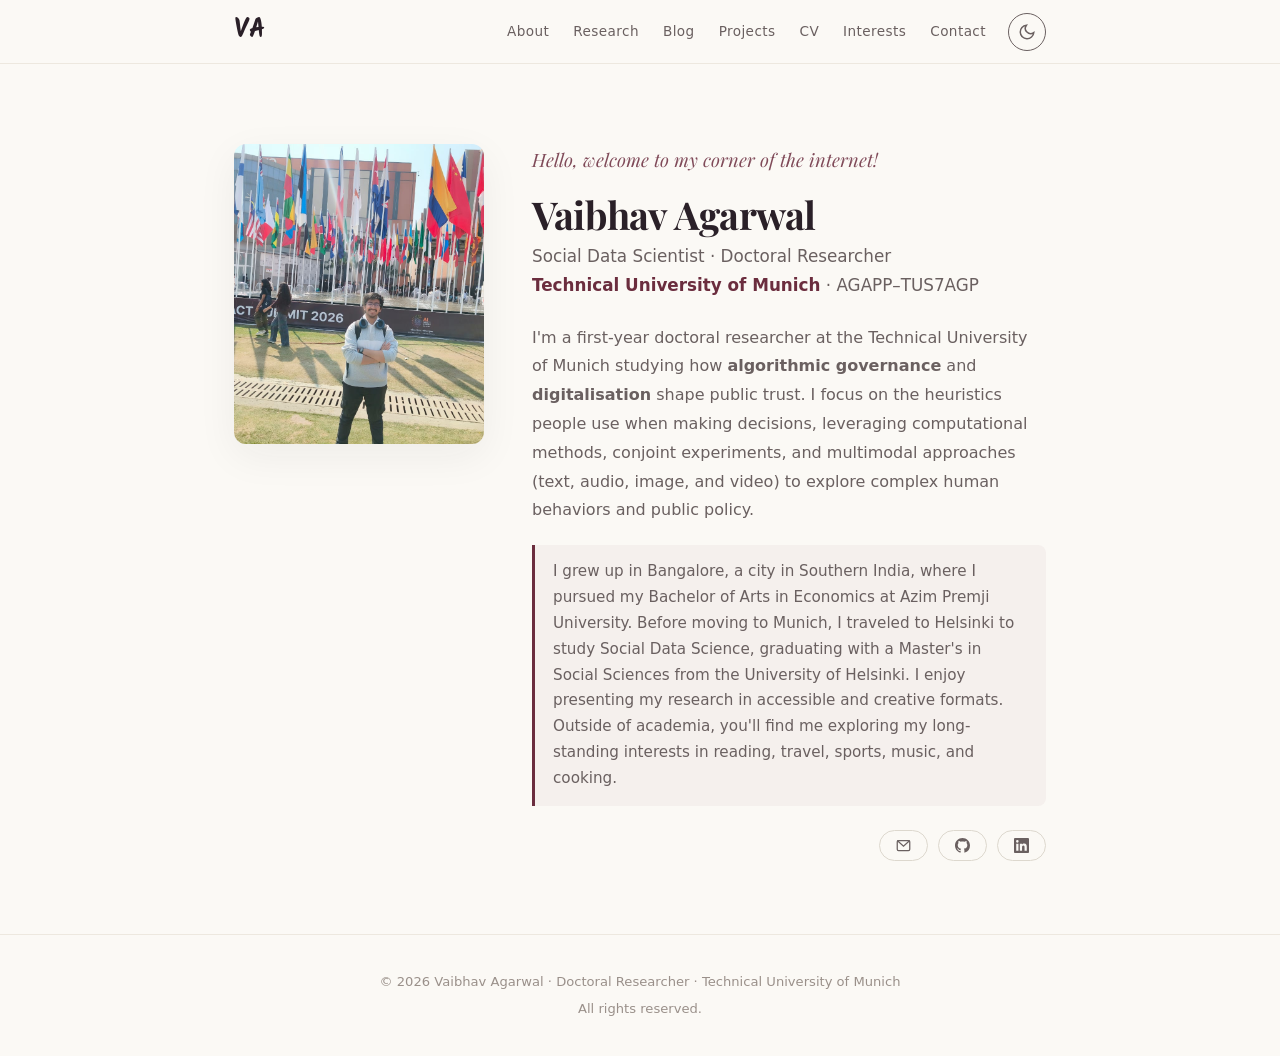
<file: index.html>
<!DOCTYPE html>
<html lang="en" data-theme="light">
<head>
    <meta charset="UTF-8">
    <meta name="viewport" content="width=device-width, initial-scale=1.0">
    <title>Vaibhav Agarwal — Doctoral Researcher, TUM</title>
    <meta name="description" content="Vaibhav Agarwal — Doctoral Researcher at Technical University of Munich. Research in Algorithmic Governance, Public Trust, and Social Data Science.">
    <link rel="icon" href="favicon.png" type="image/png">
    
    <!-- Fonts and Icons -->
    <link rel="preconnect" href="https://fonts.googleapis.com">
    <link rel="preconnect" href="https://fonts.gstatic.com" crossorigin>
    <link href="https://fonts.googleapis.com/css2?family=Playfair+Display:ital,wght@0,400;0,500;0,600;0,700;1,400;1,500&display=swap" rel="stylesheet">
    <link href="https://fonts.googleapis.com/css2?family=Kalam:wght@700&display=swap" rel="stylesheet">
    <link rel="stylesheet" href="style.css">
</head>
<body>

    <!-- ══════ NAVIGATION ══════ -->
    <nav>
        <div class="nav-inner">
            <a href="index.html" class="nav-name">VA</a>
            <div class="nav-right">
                <button class="nav-toggle" onclick="document.querySelector('.nav-links').classList.toggle('active')" aria-label="Toggle menu">
                    <span></span><span></span><span></span>
                </button>
                
                <!-- Notice how these links now point to actual .html files! -->
                <ul class="nav-links">
                    <li><a href="index.html">About</a></li>
                    <li><a href="research.html">Research</a></li>
                    <li><a href="blog.html">Blog</a></li>
                    <li><a href="projects.html">Projects</a></li>
                    <li><a href="cv.html">CV</a></li>
                    <li><a href="interests.html">Interests</a></li>
                    <li><a href="contact.html">Contact</a></li>
                </ul>
                
                <button class="theme-toggle" onclick="toggleTheme()" aria-label="Toggle dark mode">
                    <svg class="sun" width="18" height="18" viewBox="0 0 24 24" fill="none" stroke="currentColor" stroke-width="2"><circle cx="12" cy="12" r="5"/><path d="M12 1v2M12 21v2M4.22 4.22l1.42 1.42M18.36 18.36l1.42 1.42M1 12h2M21 12h2M4.22 19.78l1.42-1.42M18.36 5.64l1.42-1.42"/></svg>
                    <svg class="moon" width="18" height="18" viewBox="0 0 24 24" fill="none" stroke="currentColor" stroke-width="2"><path d="M21 12.79A9 9 0 1111.21 3 7 7 0 0021 12.79z"/></svg>
                </button>
            </div>
        </div>
    </nav>

    <main>
        <!-- ══════ ABOUT (HERO SECTION) ══════ -->
        <section id="about" class="hero">
            <div class="hero-photo-wrapper">
                <img src="photo.jpg" alt="Vaibhav Agarwal" class="hero-photo">
            </div>
            <div class="hero-text">
                <p class="hero-greeting">Hello, welcome to my corner of the internet!</p>
                <h1>Vaibhav Agarwal</h1>
                <p class="hero-affiliation">
                    Social Data Scientist · Doctoral Researcher<br>
                    <strong>Technical University of Munich</strong> · AGAPP–TUS7AGP
                </p>
                <p class="hero-bio">
                    I'm a first-year doctoral researcher at the Technical University of Munich studying how <strong>algorithmic governance</strong> and <strong>digitalisation</strong> shape public trust.
                    I focus on the heuristics people use when making decisions, leveraging computational methods, conjoint experiments, and multimodal approaches (text, audio, image, and video) to explore complex human behaviors and public policy.
                </p>

                <div class="hero-bio-personal">
                    I grew up in Bangalore, a city in Southern India, where I pursued my Bachelor of Arts in Economics at Azim Premji University. Before moving to Munich, I traveled to Helsinki to study Social Data Science, graduating with a Master's in Social Sciences from the University of Helsinki. I enjoy presenting my research in accessible and creative formats. Outside of academia, you'll find me exploring my long-standing interests in reading, travel, sports, music, and cooking.
                </div>

                <div class="hero-links" style="flex-wrap: nowrap; gap: 10px; align-items: center; justify-content: flex-end;">

                    <!-- Email dropdown -->
                    <div style="position: relative;">
                        <button onclick="this.nextElementSibling.classList.toggle('open')" class="hero-link" title="Email" style="background: none; border: 1px solid var(--color-border); cursor: pointer; font-family: var(--font-body);">
                            <svg viewBox="0 0 24 24" fill="none" stroke="currentColor" stroke-width="2"><rect x="2" y="4" width="20" height="16" rx="2"/><path d="M22 4L12 13 2 4"/></svg>
                        </button>
                        <div class="email-dropdown">
                            <a href="mailto:vaibhav.agarwal@tum.de">
                                <svg width="13" height="13" viewBox="0 0 24 24" fill="none" stroke="currentColor" stroke-width="2"><rect x="2" y="4" width="20" height="16" rx="2"/><path d="M22 4L12 13 2 4"/></svg>
                                Work
                            </a>
                        </div>
                    </div>

                    <a href="https://github.com/econvaibhav" target="_blank" class="hero-link" title="GitHub">
                        <svg viewBox="0 0 24 24" fill="currentColor"><path d="M12 0C5.37 0 0 5.37 0 12c0 5.31 3.435 9.795 8.205 11.385.6.105.825-.255.825-.57 0-.285-.015-1.23-.015-2.235-3.015.555-3.795-.735-4.035-1.41-.135-.345-.72-1.41-1.23-1.695-.42-.225-1.02-.78-.015-.795.945-.015 1.62.87 1.845 1.23 1.08 1.815 2.805 1.305 3.495.99.105-.78.42-1.305.765-1.605-2.67-.3-5.46-1.335-5.46-5.925 0-1.305.465-2.385 1.23-3.225-.12-.3-.54-1.53.12-3.18 0 0 1.005-.315 3.3 1.23.96-.27 1.98-.405 3-.405s2.04.135 3 .405c2.295-1.56 3.3-1.23 3.3-1.23.66 1.65.24 2.88.12 3.18.765.84 1.23 1.905 1.23 3.225 0 4.605-2.805 5.625-5.475 5.925.435.375.81 1.095.81 2.22 0 1.605-.015 2.895-.015 3.3 0 .315.225.69.825.57A12.02 12.02 0 0024 12c0-6.63-5.37-12-12-12z"/></svg>
                    </a>

                    <a href="https://www.linkedin.com/in/" target="_blank" class="hero-link" title="LinkedIn">
                        <svg viewBox="0 0 24 24" fill="currentColor"><path d="M20.447 20.452h-3.554v-5.569c0-1.328-.027-3.037-1.852-3.037-1.853 0-2.136 1.445-2.136 2.939v5.667H9.351V9h3.414v1.561h.046c.477-.9 1.637-1.85 3.37-1.85 3.601 0 4.267 2.37 4.267 5.455v6.286zM5.337 7.433a2.062 2.062 0 01-2.063-2.065 2.064 2.064 0 112.063 2.065zm1.782 13.019H3.555V9h3.564v11.452zM22.225 0H1.771C.792 0 0 .774 0 1.729v20.542C0 23.227.792 24 1.771 24h20.451C23.2 24 24 23.227 24 22.271V1.729C24 .774 23.2 0 22.222 0h.003z"/></svg>
                    </a>

                </div>
            </div>
        </section>

    </main>

    <!-- ══════ FOOTER ══════ -->
    <footer>
        <p>&copy; 2026 Vaibhav Agarwal · Doctoral Researcher · <a href="https://www.tum.de/" target="_blank">Technical University of Munich</a></p>
        <p style="margin-top: 4px;">All rights reserved.</p>
    </footer>

    <script src="script.js"></script>
</body>
</html>
</file>
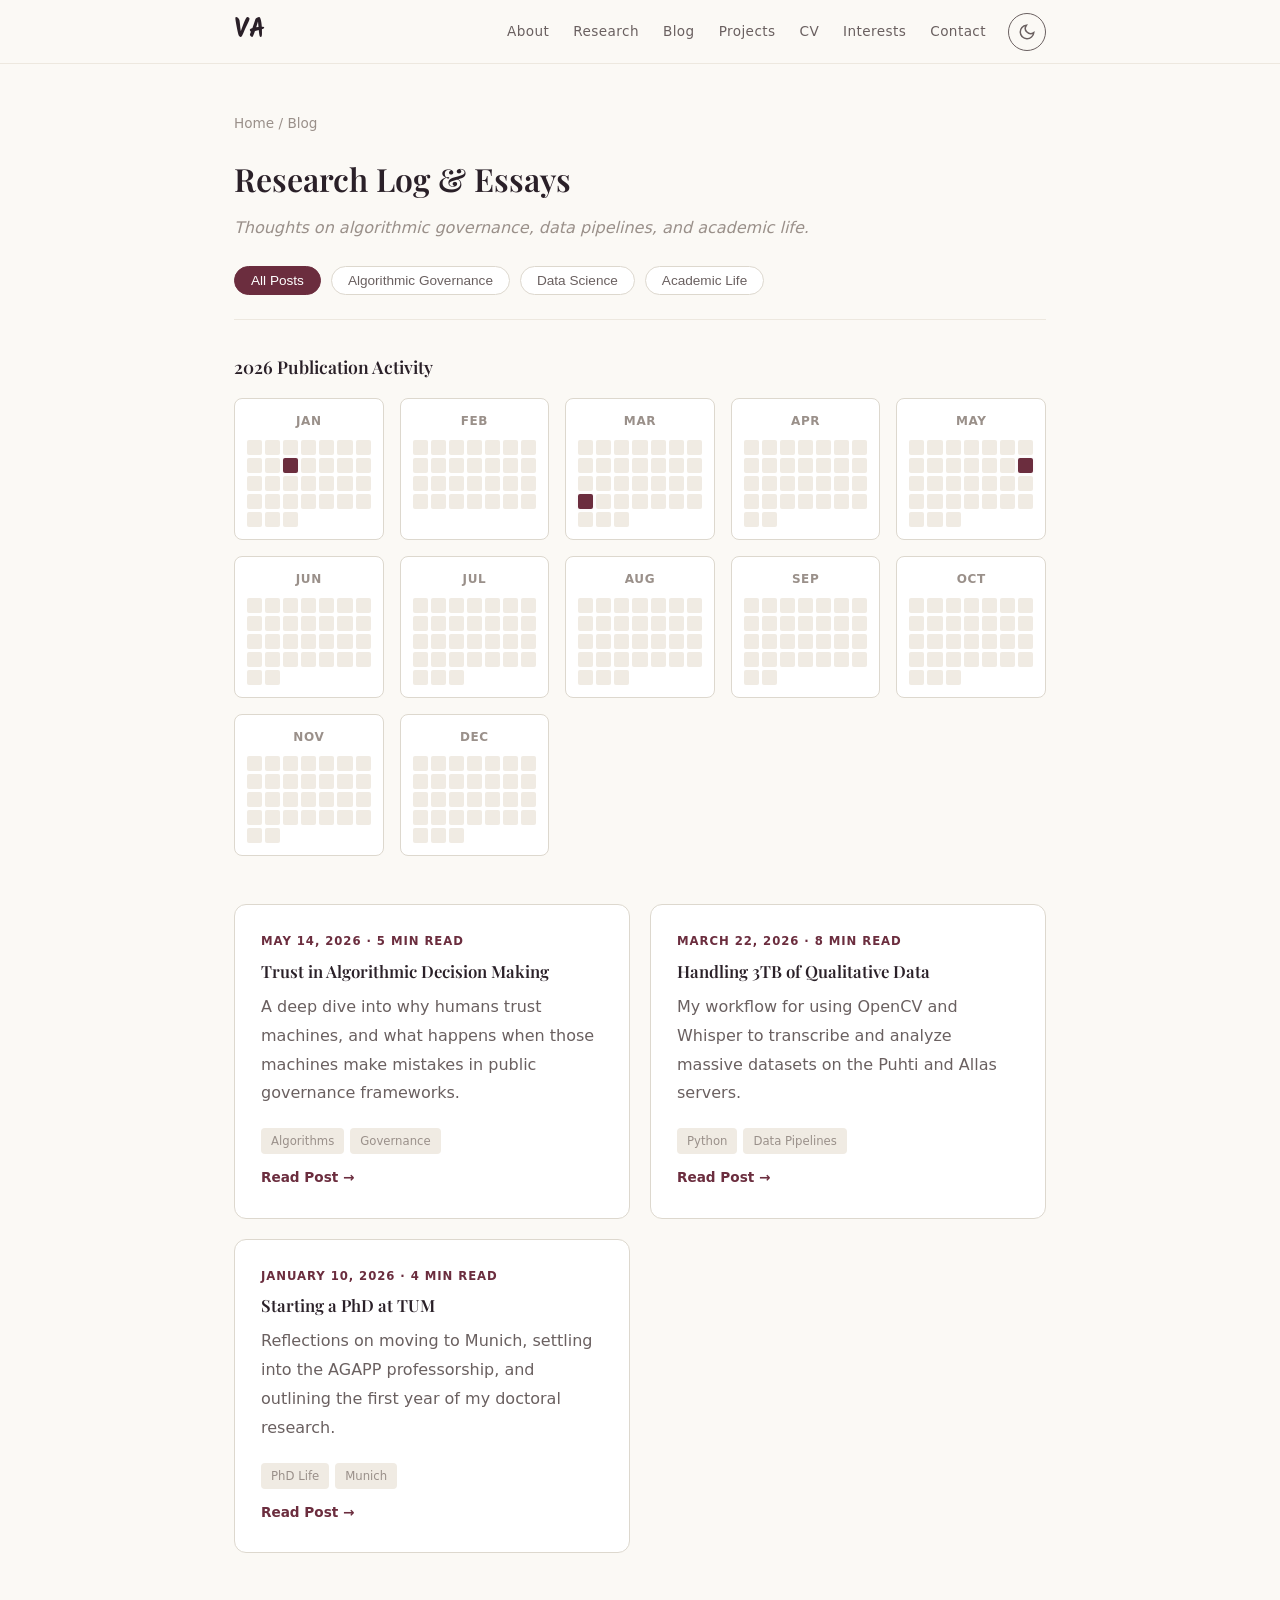
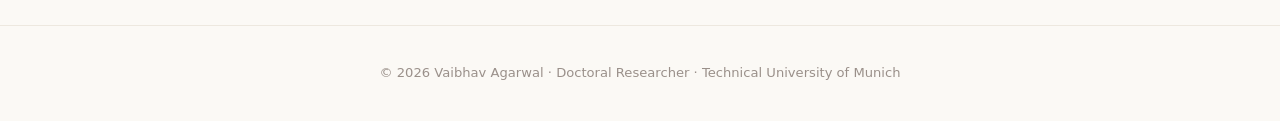
<file: blog.html>
<!DOCTYPE html>
<html lang="en" data-theme="light">
<head>
    <meta charset="UTF-8">
    <meta name="viewport" content="width=device-width, initial-scale=1.0">
    <title>Blog | Vaibhav Agarwal</title>
    <meta name="description" content="Musings, updates, and short essays by Vaibhav Agarwal.">
    <link rel="icon" href="favicon.png" type="image/png">
    
    <link rel="preconnect" href="https://fonts.googleapis.com">
    <link rel="preconnect" href="https://fonts.gstatic.com" crossorigin>
    <link href="https://fonts.googleapis.com/css2?family=Playfair+Display:ital,wght@0,400;0,500;0,600;0,700;1,400;1,500&display=swap" rel="stylesheet">
    <link href="https://fonts.googleapis.com/css2?family=Kalam:wght@700&display=swap" rel="stylesheet">
    <link rel="stylesheet" href="style.css">
</head>
<body>

    <nav>
        <div class="nav-inner">
            <a href="index.html" class="nav-name">VA</a>
            <div class="nav-right">
                <button class="nav-toggle" onclick="document.querySelector('.nav-links').classList.toggle('active')" aria-label="Toggle menu">
                    <span></span><span></span><span></span>
                </button>
                <!-- ADDED THE BLOG LINK HERE -->
                <ul class="nav-links">
                    <li><a href="index.html">About</a></li>
                    <li><a href="research.html">Research</a></li>
                    <li><a href="blog.html">Blog</a></li>
                    <li><a href="projects.html">Projects</a></li>
                    <li><a href="cv.html">CV</a></li>
                    <li><a href="interests.html">Interests</a></li>
                    <li><a href="contact.html">Contact</a></li>
                </ul>
                <button class="theme-toggle" onclick="toggleTheme()" aria-label="Toggle dark mode">
                    <svg class="sun" width="18" height="18" viewBox="0 0 24 24" fill="none" stroke="currentColor" stroke-width="2"><circle cx="12" cy="12" r="5"/><path d="M12 1v2M12 21v2M4.22 4.22l1.42 1.42M18.36 18.36l1.42 1.42M1 12h2M21 12h2M4.22 19.78l1.42-1.42M18.36 5.64l1.42-1.42"/></svg>
                    <svg class="moon" width="18" height="18" viewBox="0 0 24 24" fill="none" stroke="currentColor" stroke-width="2"><path d="M21 12.79A9 9 0 1111.21 3 7 7 0 0021 12.79z"/></svg>
                </button>
            </div>
        </div>
    </nav>

    <main>
        <div class="subpage-header">
            <div class="breadcrumb">
                <a href="index.html">Home</a> / Blog
            </div>
            <h1>Research Log & Essays</h1>
            <p class="subpage-quote">Thoughts on algorithmic governance, data pipelines, and academic life.</p>
        </div>

        <div class="subpage-body">
            
            <!-- THEMES FILTER -->
            <div class="theme-filters">
                <button class="theme-btn active" data-filter="all">All Posts</button>
                <button class="theme-btn" data-filter="algorithms">Algorithmic Governance</button>
                <button class="theme-btn" data-filter="data">Data Science</button>
                <button class="theme-btn" data-filter="academia">Academic Life</button>
            </div>

            <!-- CALENDAR HEATMAP -->
            <div class="yearly-calendar-wrapper">
                <div class="calendar-header">2026 Publication Activity</div>
                <div class="yearly-calendar" id="yearly-calendar">
                    <!-- JavaScript will inject the 12 months here -->
                </div>
            </div>

            <!-- BLOG POSTS GRID -->
            <!-- Note the data-theme and data-date attributes! -->
            <div class="projects-grid" id="blog-grid">
                
                <div class="project-card" data-theme="algorithms" data-date="2026-05-14">
                    <div class="project-label">May 14, 2026 · 5 min read</div>
                    <h3>Trust in Algorithmic Decision Making</h3>
                    <p>A deep dive into why humans trust machines, and what happens when those machines make mistakes in public governance frameworks.</p>
                    <div class="project-tools"><span>Algorithms</span><span>Governance</span></div>
                    <a href="#" class="project-link">Read Post →</a>
                </div>

                <div class="project-card" data-theme="data" data-date="2026-03-22">
                    <div class="project-label">March 22, 2026 · 8 min read</div>
                    <h3>Handling 3TB of Qualitative Data</h3>
                    <p>My workflow for using OpenCV and Whisper to transcribe and analyze massive datasets on the Puhti and Allas servers.</p>
                    <div class="project-tools"><span>Python</span><span>Data Pipelines</span></div>
                    <a href="#" class="project-link">Read Post →</a>
                </div>

                <div class="project-card" data-theme="academia" data-date="2026-01-10">
                    <div class="project-label">January 10, 2026 · 4 min read</div>
                    <h3>Starting a PhD at TUM</h3>
                    <p>Reflections on moving to Munich, settling into the AGAPP professorship, and outlining the first year of my doctoral research.</p>
                    <div class="project-tools"><span>PhD Life</span><span>Munich</span></div>
                    <a href="#" class="project-link">Read Post →</a>
                </div>

            </div>
        </div>
    </main>

    <footer>
        <p>&copy; 2026 Vaibhav Agarwal · Doctoral Researcher · <a href="https://www.tum.de/" target="_blank">Technical University of Munich</a></p>
    </footer>

    <script src="script.js"></script>
</body>
</html>
</file>
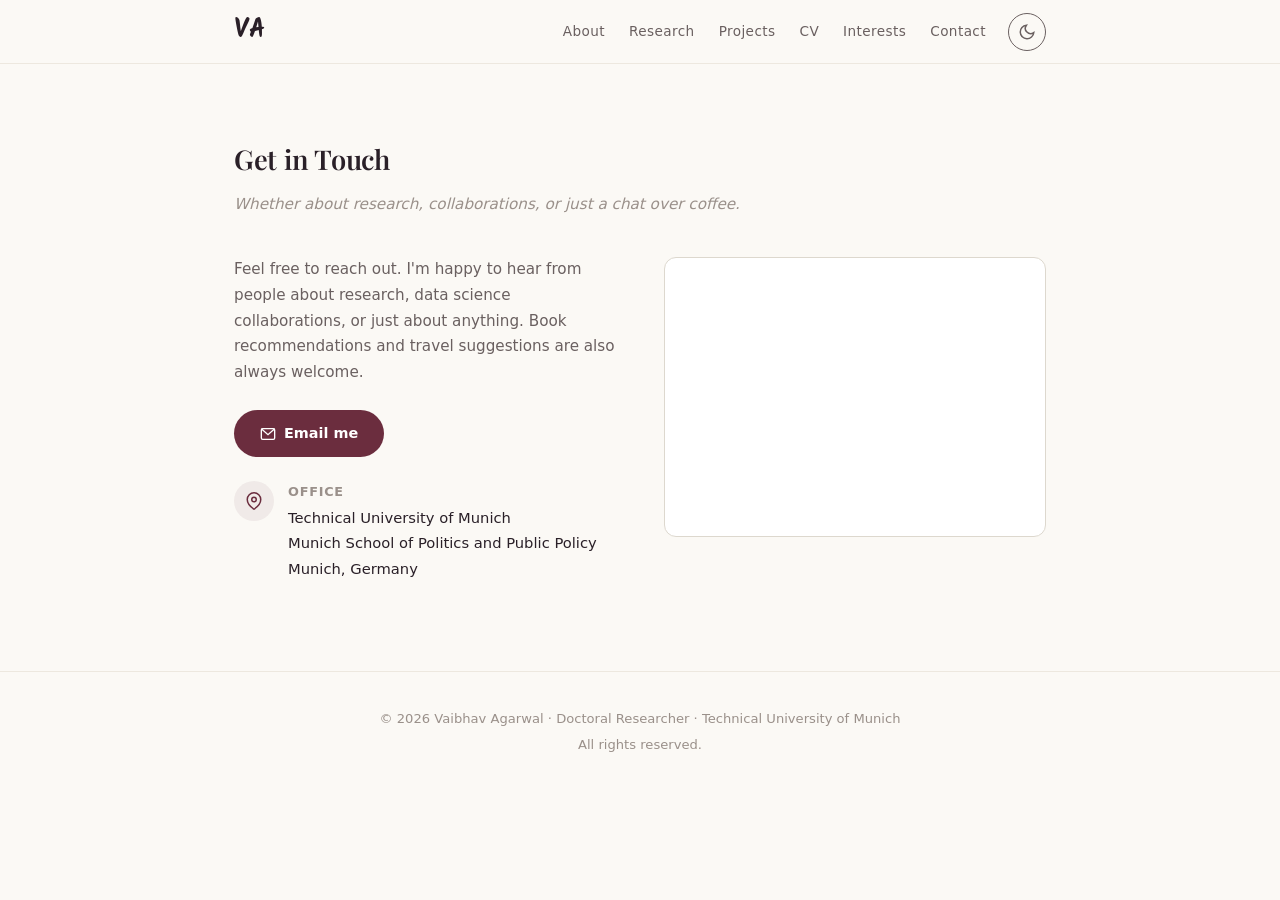
<file: contact.html>
<!DOCTYPE html>
<html lang="en" data-theme="light">
<head>
    <meta charset="UTF-8">
    <meta name="viewport" content="width=device-width, initial-scale=1.0">
    <title>Contact | Vaibhav Agarwal</title>
    <meta name="description" content="Get in touch with Vaibhav Agarwal at the Technical University of Munich.">
    <link rel="icon" href="favicon.png" type="image/png">
    
    <link rel="preconnect" href="https://fonts.googleapis.com">
    <link rel="preconnect" href="https://fonts.gstatic.com" crossorigin>
    <link href="https://fonts.googleapis.com/css2?family=Playfair+Display:ital,wght@0,400;0,500;0,600;0,700;1,400;1,500&display=swap" rel="stylesheet">
    <link href="https://fonts.googleapis.com/css2?family=Kalam:wght@700&display=swap" rel="stylesheet">
    <link rel="stylesheet" href="style.css">
</head>
<body>

    <!-- ══════ NAVIGATION ══════ -->
    <nav>
        <div class="nav-inner">
            <a href="index.html" class="nav-name">VA</a>
            <div class="nav-right">
                <button class="nav-toggle" onclick="document.querySelector('.nav-links').classList.toggle('active')" aria-label="Toggle menu">
                    <span></span><span></span><span></span>
                </button>
                <ul class="nav-links">
                    <li><a href="index.html">About</a></li>
                    <li><a href="research.html">Research</a></li>
                    <li><a href="projects.html">Projects</a></li>
                    <li><a href="cv.html">CV</a></li>
                    <li><a href="interests.html">Interests</a></li>
                    <li><a href="contact.html">Contact</a></li>
                </ul>
                <button class="theme-toggle" onclick="toggleTheme()" aria-label="Toggle dark mode">
                    <svg class="sun" width="18" height="18" viewBox="0 0 24 24" fill="none" stroke="currentColor" stroke-width="2"><circle cx="12" cy="12" r="5"/><path d="M12 1v2M12 21v2M4.22 4.22l1.42 1.42M18.36 18.36l1.42 1.42M1 12h2M21 12h2M4.22 19.78l1.42-1.42M18.36 5.64l1.42-1.42"/></svg>
                    <svg class="moon" width="18" height="18" viewBox="0 0 24 24" fill="none" stroke="currentColor" stroke-width="2"><path d="M21 12.79A9 9 0 1111.21 3 7 7 0 0021 12.79z"/></svg>
                </button>
            </div>
        </div>
    </nav>

    <main>
        <!-- ══════ CONTACT ══════ -->
        <section id="contact">
            <h2 class="section-heading">Get in Touch</h2>
            <p class="section-subtitle">Whether about research, collaborations, or just a chat over coffee.</p>
            
            <div class="contact-content">
                <div class="contact-info">
                    <p>Feel free to reach out. I'm happy to hear from people about research, data science collaborations, or just about anything. Book recommendations and travel suggestions are also always welcome.</p>
                    
                    <div style="margin-bottom: 24px;">
                        <a href="mailto:vaibhav.agarwal@tum.de" class="btn">
                            <svg width="16" height="16" viewBox="0 0 24 24" fill="none" stroke="currentColor" stroke-width="2"><rect x="2" y="4" width="20" height="16" rx="2"/><path d="M22 4L12 13 2 4"/></svg>
                            Email me
                        </a>
                    </div>
                    
                    <div class="contact-detail">
                        <div class="contact-icon"><svg viewBox="0 0 24 24" fill="none" stroke="currentColor" stroke-width="2"><path d="M21 10c0 7-9 13-9 13s-9-6-9-13a9 9 0 0118 0z"/><circle cx="12" cy="10" r="3"/></svg></div>
                        <div>
                            <div class="contact-detail-label">Office</div>
                            <div class="contact-detail-text">Technical University of Munich<br>Munich School of Politics and Public Policy<br>Munich, Germany</div>
                        </div>
                    </div>
                </div>
                
                <div class="contact-map">
                    <iframe src="https://www.google.com/maps/embed?pb=!1m18!1m12!1m3!1d2662.3364402633096!2d11.5658826!3d48.1481105!2m3!1f0!2f0!3f0!3m2!1i1024!2i768!4f13.1!3m3!1m2!1s0x479e75ebe7f23233%3A0x67305d21a976f9db!2sTechnical%20University%20of%20Munich!5e0!3m2!1sen!2sde!4v1714081035221!5m2!1sen!2sde" width="600" height="450" style="border:0;" allowfullscreen="" loading="lazy" referrerpolicy="no-referrer-when-downgrade"></iframe>
                </div>
            </div>
        </section>
    </main>

    <!-- ══════ FOOTER ══════ -->
    <footer>
        <p>&copy; 2026 Vaibhav Agarwal · Doctoral Researcher · <a href="https://www.tum.de/" target="_blank">Technical University of Munich</a></p>
        <p style="margin-top: 4px;">All rights reserved.</p>
    </footer>

    <script src="script.js"></script>
</body>
</html>
</file>
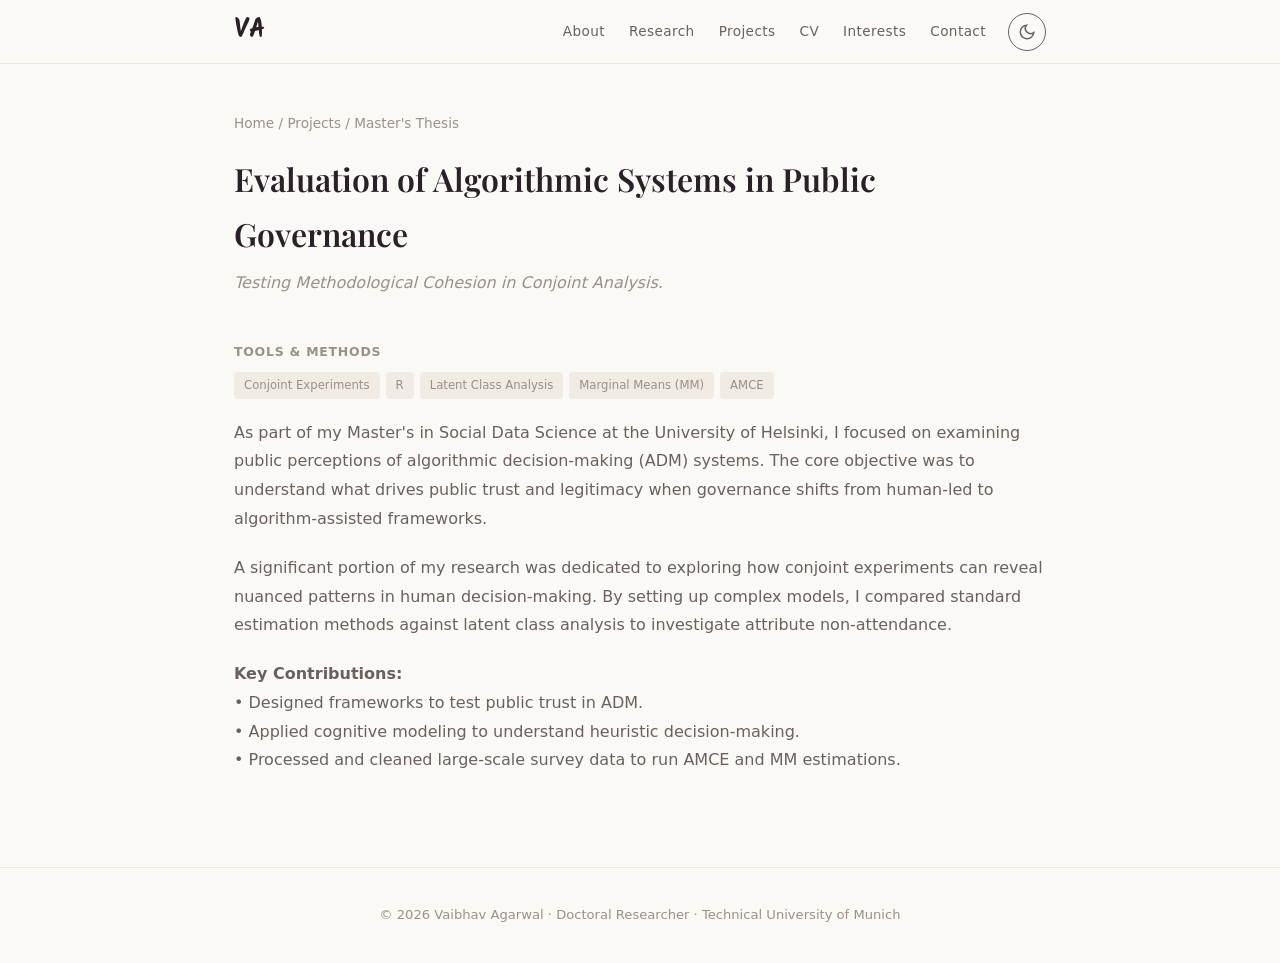
<file: cooking.html>
<!DOCTYPE html>
<html lang="en" data-theme="light">
<head>
    <meta charset="UTF-8">
    <meta name="viewport" content="width=device-width, initial-scale=1.0">
    <title>Master's Thesis | Vaibhav Agarwal</title>
    <link rel="icon" href="favicon.png" type="image/png">
    
    <link rel="preconnect" href="https://fonts.googleapis.com">
    <link rel="preconnect" href="https://fonts.gstatic.com" crossorigin>
    <link href="https://fonts.googleapis.com/css2?family=Playfair+Display:ital,wght@0,400;0,500;0,600;0,700;1,400;1,500&display=swap" rel="stylesheet">
    <link href="https://fonts.googleapis.com/css2?family=Kalam:wght@700&display=swap" rel="stylesheet">
    <link rel="stylesheet" href="style.css">
</head>
<body>

    <nav>
        <div class="nav-inner">
            <a href="index.html" class="nav-name">VA</a>
            <div class="nav-right">
                <button class="nav-toggle" onclick="document.querySelector('.nav-links').classList.toggle('active')" aria-label="Toggle menu">
                    <span></span><span></span><span></span>
                </button>
                <ul class="nav-links">
                    <li><a href="index.html">About</a></li>
                    <li><a href="research.html">Research</a></li>
                    <li><a href="projects.html" class="active">Projects</a></li>
                    <li><a href="cv.html">CV</a></li>
                    <li><a href="interests.html">Interests</a></li>
                    <li><a href="contact.html">Contact</a></li>
                </ul>
                <button class="theme-toggle" onclick="toggleTheme()" aria-label="Toggle dark mode">
                    <svg class="sun" width="18" height="18" viewBox="0 0 24 24" fill="none" stroke="currentColor" stroke-width="2"><circle cx="12" cy="12" r="5"/><path d="M12 1v2M12 21v2M4.22 4.22l1.42 1.42M18.36 18.36l1.42 1.42M1 12h2M21 12h2M4.22 19.78l1.42-1.42M18.36 5.64l1.42-1.42"/></svg>
                    <svg class="moon" width="18" height="18" viewBox="0 0 24 24" fill="none" stroke="currentColor" stroke-width="2"><path d="M21 12.79A9 9 0 1111.21 3 7 7 0 0021 12.79z"/></svg>
                </button>
            </div>
        </div>
    </nav>

    <main>
        <div class="subpage-header">
            <div class="breadcrumb">
                <a href="index.html">Home</a> / <a href="projects.html">Projects</a> / Master's Thesis
            </div>
            <h1>Evaluation of Algorithmic Systems in Public Governance</h1>
            <p class="subpage-quote">Testing Methodological Cohesion in Conjoint Analysis.</p>
        </div>

        <div class="subpage-body">
            
            <div class="method-groups">
                <div class="method-group">
                    <div class="method-group-title">Tools & Methods</div>
                    <div class="project-tools">
                        <span>Conjoint Experiments</span>
                        <span>R</span>
                        <span>Latent Class Analysis</span>
                        <span>Marginal Means (MM)</span>
                        <span>AMCE</span>
                    </div>
                </div>
            </div>

            <p>
                As part of my Master's in Social Data Science at the University of Helsinki, I focused on examining public perceptions of algorithmic decision-making (ADM) systems. The core objective was to understand what drives public trust and legitimacy when governance shifts from human-led to algorithm-assisted frameworks.
            </p>

            <p>
                A significant portion of my research was dedicated to exploring how conjoint experiments can reveal nuanced patterns in human decision-making. By setting up complex models, I compared standard estimation methods against latent class analysis to investigate attribute non-attendance.
            </p>

            <p>
                <strong>Key Contributions:</strong><br>
                • Designed frameworks to test public trust in ADM.<br>
                • Applied cognitive modeling to understand heuristic decision-making.<br>
                • Processed and cleaned large-scale survey data to run AMCE and MM estimations.
            </p>

        </div>
    </main>

    <footer>
        <p>&copy; 2026 Vaibhav Agarwal · Doctoral Researcher · <a href="https://www.tum.de/" target="_blank">Technical University of Munich</a></p>
    </footer>

    <script src="script.js"></script>
</body>
</html>
</file>
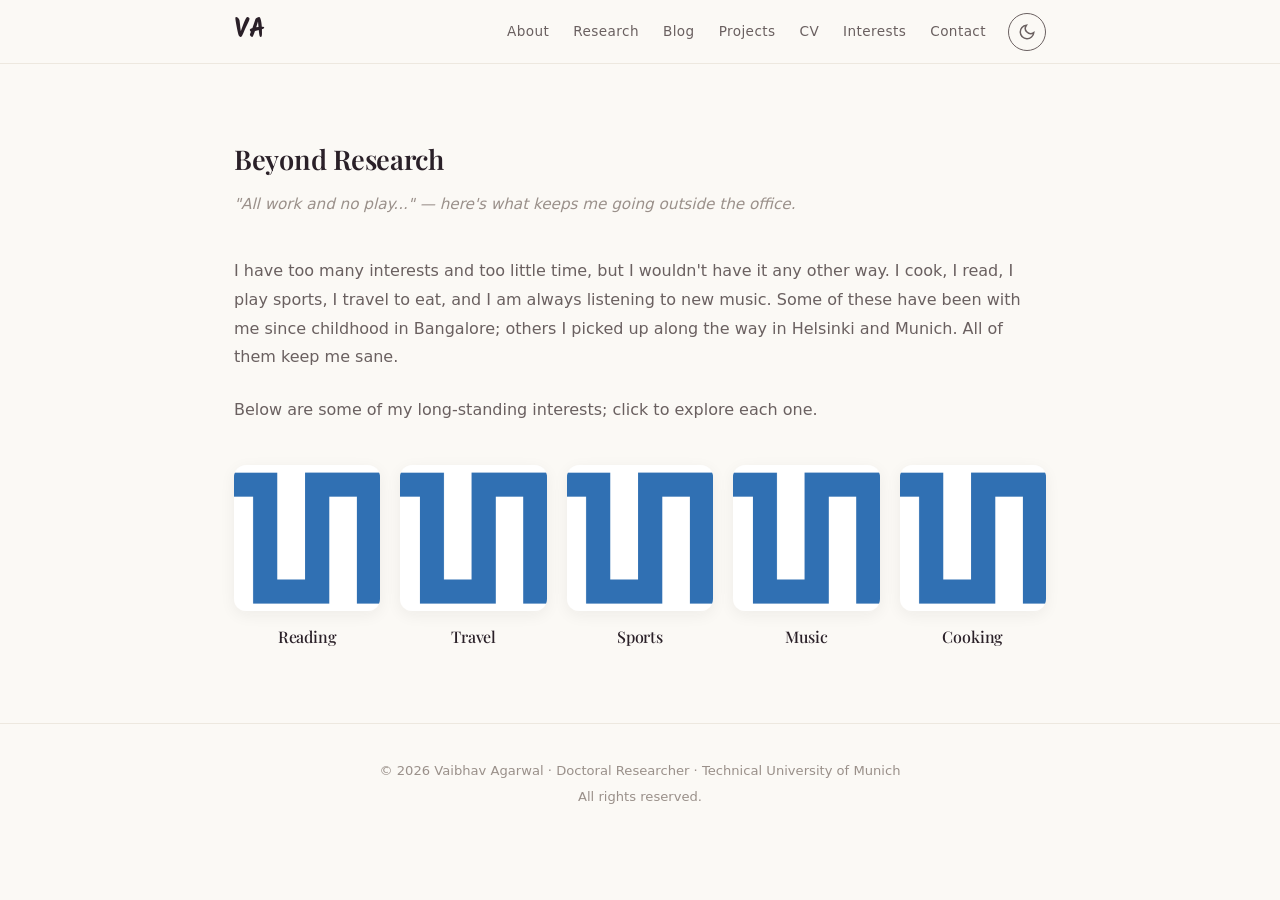
<file: interests.html>
<!DOCTYPE html>
<html lang="en" data-theme="light">
<head>
    <meta charset="UTF-8">
    <meta name="viewport" content="width=device-width, initial-scale=1.0">
    <title>Interests | Vaibhav Agarwal</title>
    <meta name="description" content="Beyond research: reading, travel, sports, music, and cooking.">
    <link rel="icon" href="favicon.png" type="image/png">
    
    <link rel="preconnect" href="https://fonts.googleapis.com">
    <link rel="preconnect" href="https://fonts.gstatic.com" crossorigin>
    <link href="https://fonts.googleapis.com/css2?family=Playfair+Display:ital,wght@0,400;0,500;0,600;0,700;1,400;1,500&display=swap" rel="stylesheet">
    <link href="https://fonts.googleapis.com/css2?family=Kalam:wght@700&display=swap" rel="stylesheet">
    <link rel="stylesheet" href="style.css">
</head>
<body>

    <!-- ══════ NAVIGATION ══════ -->
    <nav>
        <div class="nav-inner">
            <a href="index.html" class="nav-name">VA</a>
            <div class="nav-right">
                <button class="nav-toggle" onclick="document.querySelector('.nav-links').classList.toggle('active')" aria-label="Toggle menu">
                    <span></span><span></span><span></span>
                </button>
                <ul class="nav-links">
                    <li><a href="index.html">About</a></li>
                    <li><a href="research.html">Research</a></li>
                    <li><a href="blog.html">Blog</a></li>
                    <li><a href="projects.html">Projects</a></li>
                    <li><a href="cv.html">CV</a></li>
                    <li><a href="interests.html">Interests</a></li>
                    <li><a href="contact.html">Contact</a></li>
                </ul>
                <button class="theme-toggle" onclick="toggleTheme()" aria-label="Toggle dark mode">
                    <svg class="sun" width="18" height="18" viewBox="0 0 24 24" fill="none" stroke="currentColor" stroke-width="2"><circle cx="12" cy="12" r="5"/><path d="M12 1v2M12 21v2M4.22 4.22l1.42 1.42M18.36 18.36l1.42 1.42M1 12h2M21 12h2M4.22 19.78l1.42-1.42M18.36 5.64l1.42-1.42"/></svg>
                    <svg class="moon" width="18" height="18" viewBox="0 0 24 24" fill="none" stroke="currentColor" stroke-width="2"><path d="M21 12.79A9 9 0 1111.21 3 7 7 0 0021 12.79z"/></svg>
                </button>
            </div>
        </div>
    </nav>

    <main>
        <!-- ══════ INTERESTS ══════ -->
        <section id="interests">
            <h2 class="section-heading">Beyond Research</h2>
            <p class="section-subtitle">"All work and no play..." — here's what keeps me going outside the office.</p>

            <p class="interests-intro">
                I have too many interests and too little time, but I wouldn't have it any other way. I cook, I read, I play sports, I travel to eat, and I am always listening to new music. Some of these have been with me since childhood in Bangalore; others I picked up along the way in Helsinki and Munich. All of them keep me sane.
            </p>

            <p class="interests-intro" style="margin-top: -16px;">
                Below are some of my long-standing interests; click to explore each one.
            </p>

            <div class="interests-gateway">
                <a href="reading.html" class="interest-tile">
                    <img src="images/reading.jpg" alt="Reading" class="interest-tile-img">
                    <div class="interest-tile-label">Reading</div>
                </a>
                <a href="travel.html" class="interest-tile">
                    <img src="images/travel.jpeg" alt="Travel" class="interest-tile-img">
                    <div class="interest-tile-label">Travel</div>
                </a>
                <a href="sports.html" class="interest-tile">
                    <img src="images/sports.jpg" alt="Sports" class="interest-tile-img">
                    <div class="interest-tile-label">Sports</div>
                </a>
                <a href="music.html" class="interest-tile">
                    <img src="images/music.jpeg" alt="Music" class="interest-tile-img">
                    <div class="interest-tile-label">Music</div>
                </a>
                <a href="cooking.html" class="interest-tile">
                    <img src="images/cooking.jpeg" alt="Cooking" class="interest-tile-img">
                    <div class="interest-tile-label">Cooking</div>
                </a>
            </div>
        </section>
    </main>

    <!-- ══════ FOOTER ══════ -->
    <footer>
        <p>&copy; 2026 Vaibhav Agarwal · Doctoral Researcher · <a href="https://www.tum.de/" target="_blank">Technical University of Munich</a></p>
        <p style="margin-top: 4px;">All rights reserved.</p>
    </footer>

    <script src="script.js"></script>
</body>
</html>
</file>
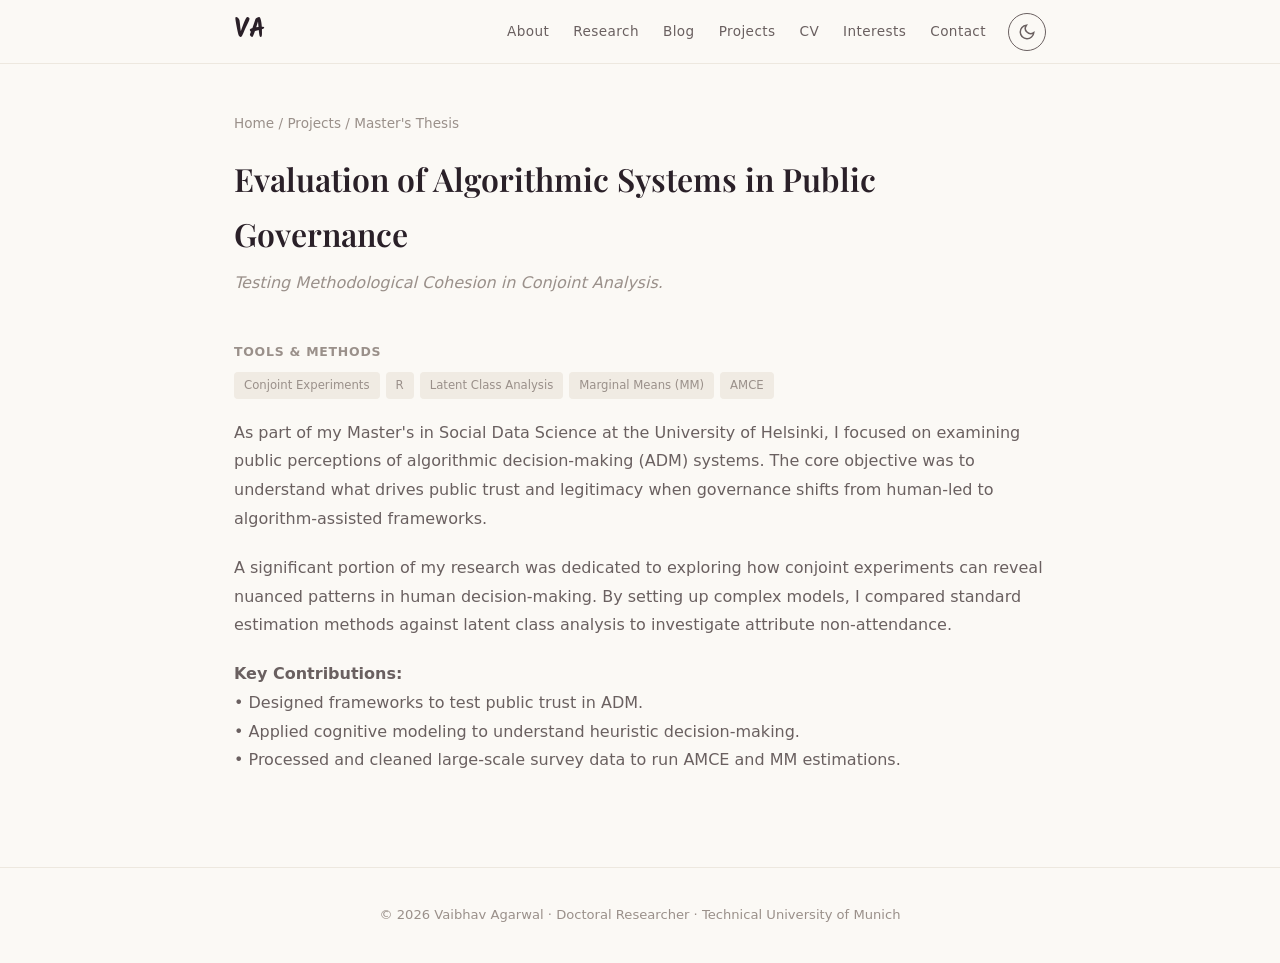
<file: music.html>
<!DOCTYPE html>
<html lang="en" data-theme="light">
<head>
    <meta charset="UTF-8">
    <meta name="viewport" content="width=device-width, initial-scale=1.0">
    <title>Master's Thesis | Vaibhav Agarwal</title>
    <link rel="icon" href="favicon.png" type="image/png">
    
    <link rel="preconnect" href="https://fonts.googleapis.com">
    <link rel="preconnect" href="https://fonts.gstatic.com" crossorigin>
    <link href="https://fonts.googleapis.com/css2?family=Playfair+Display:ital,wght@0,400;0,500;0,600;0,700;1,400;1,500&display=swap" rel="stylesheet">
    <link href="https://fonts.googleapis.com/css2?family=Kalam:wght@700&display=swap" rel="stylesheet">
    <link rel="stylesheet" href="style.css">
</head>
<body>

    <nav>
        <div class="nav-inner">
            <a href="index.html" class="nav-name">VA</a>
            <div class="nav-right">
                <button class="nav-toggle" onclick="document.querySelector('.nav-links').classList.toggle('active')" aria-label="Toggle menu">
                    <span></span><span></span><span></span>
                </button>
                <ul class="nav-links">
                    <li><a href="index.html">About</a></li>
                    <li><a href="research.html">Research</a></li>
                    <li><a href="blog.html">Blog</a></li>
                    <li><a href="projects.html" class="active">Projects</a></li>
                    <li><a href="cv.html">CV</a></li>
                    <li><a href="interests.html">Interests</a></li>
                    <li><a href="contact.html">Contact</a></li>
                </ul>
                <button class="theme-toggle" onclick="toggleTheme()" aria-label="Toggle dark mode">
                    <svg class="sun" width="18" height="18" viewBox="0 0 24 24" fill="none" stroke="currentColor" stroke-width="2"><circle cx="12" cy="12" r="5"/><path d="M12 1v2M12 21v2M4.22 4.22l1.42 1.42M18.36 18.36l1.42 1.42M1 12h2M21 12h2M4.22 19.78l1.42-1.42M18.36 5.64l1.42-1.42"/></svg>
                    <svg class="moon" width="18" height="18" viewBox="0 0 24 24" fill="none" stroke="currentColor" stroke-width="2"><path d="M21 12.79A9 9 0 1111.21 3 7 7 0 0021 12.79z"/></svg>
                </button>
            </div>
        </div>
    </nav>

    <main>
        <div class="subpage-header">
            <div class="breadcrumb">
                <a href="index.html">Home</a> / <a href="projects.html">Projects</a> / Master's Thesis
            </div>
            <h1>Evaluation of Algorithmic Systems in Public Governance</h1>
            <p class="subpage-quote">Testing Methodological Cohesion in Conjoint Analysis.</p>
        </div>

        <div class="subpage-body">
            
            <div class="method-groups">
                <div class="method-group">
                    <div class="method-group-title">Tools & Methods</div>
                    <div class="project-tools">
                        <span>Conjoint Experiments</span>
                        <span>R</span>
                        <span>Latent Class Analysis</span>
                        <span>Marginal Means (MM)</span>
                        <span>AMCE</span>
                    </div>
                </div>
            </div>

            <p>
                As part of my Master's in Social Data Science at the University of Helsinki, I focused on examining public perceptions of algorithmic decision-making (ADM) systems. The core objective was to understand what drives public trust and legitimacy when governance shifts from human-led to algorithm-assisted frameworks.
            </p>

            <p>
                A significant portion of my research was dedicated to exploring how conjoint experiments can reveal nuanced patterns in human decision-making. By setting up complex models, I compared standard estimation methods against latent class analysis to investigate attribute non-attendance.
            </p>

            <p>
                <strong>Key Contributions:</strong><br>
                • Designed frameworks to test public trust in ADM.<br>
                • Applied cognitive modeling to understand heuristic decision-making.<br>
                • Processed and cleaned large-scale survey data to run AMCE and MM estimations.
            </p>

        </div>
    </main>

    <footer>
        <p>&copy; 2026 Vaibhav Agarwal · Doctoral Researcher · <a href="https://www.tum.de/" target="_blank">Technical University of Munich</a></p>
    </footer>

    <script src="script.js"></script>
</body>
</html>
</file>
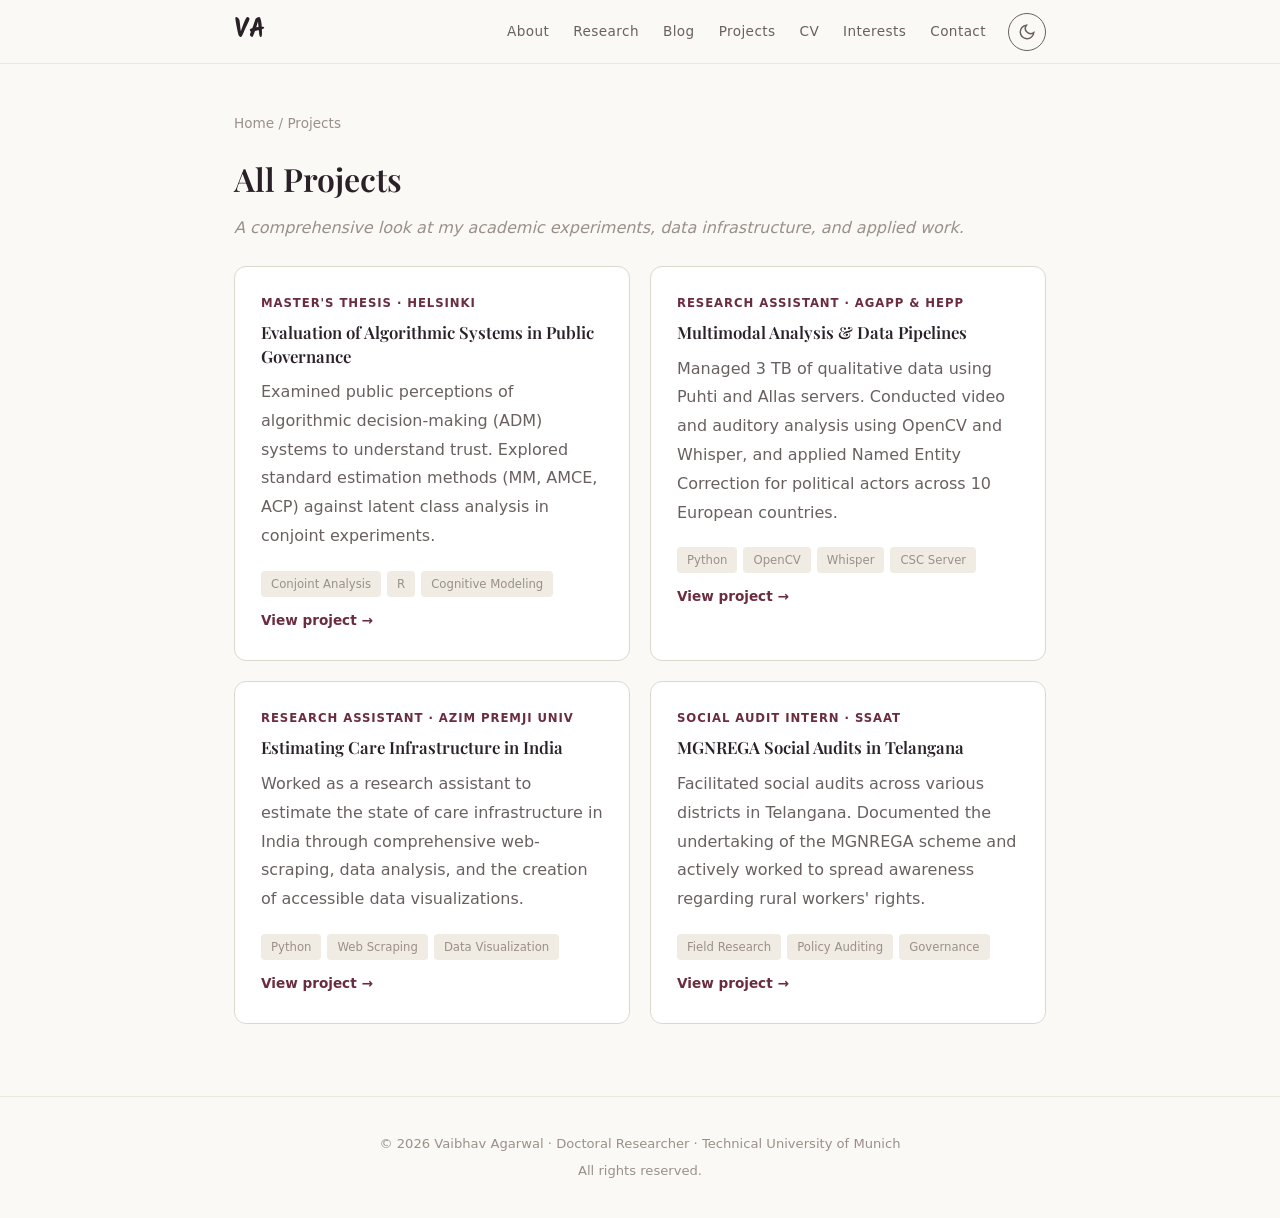
<file: projects.html>
<!DOCTYPE html>
<html lang="en" data-theme="light">
<head>
    <meta charset="UTF-8">
    <meta name="viewport" content="width=device-width, initial-scale=1.0">
    <title>All Projects | Vaibhav Agarwal</title>
    <meta name="description" content="Projects and applied work by Vaibhav Agarwal.">
    <link rel="icon" href="favicon.png" type="image/png">
    
    <link rel="preconnect" href="https://fonts.googleapis.com">
    <link rel="preconnect" href="https://fonts.gstatic.com" crossorigin>
    <link href="https://fonts.googleapis.com/css2?family=Playfair+Display:ital,wght@0,400;0,500;0,600;0,700;1,400;1,500&display=swap" rel="stylesheet">
    <link href="https://fonts.googleapis.com/css2?family=Kalam:wght@700&display=swap" rel="stylesheet">
    <link rel="stylesheet" href="style.css">
</head>
<body>

    <!-- ══════ NAVIGATION ══════ -->
    <nav>
        <div class="nav-inner">
            <a href="index.html" class="nav-name">VA</a>
            <div class="nav-right">
                <button class="nav-toggle" onclick="document.querySelector('.nav-links').classList.toggle('active')" aria-label="Toggle menu">
                    <span></span><span></span><span></span>
                </button>
                <ul class="nav-links">
                    <li><a href="index.html">About</a></li>
                    <li><a href="research.html">Research</a></li>
                    <li><a href="blog.html">Blog</a></li>
                    <li><a href="projects.html">Projects</a></li>
                    <li><a href="cv.html">CV</a></li>
                    <li><a href="interests.html">Interests</a></li>
                    <li><a href="contact.html">Contact</a></li>
                </ul>
                <button class="theme-toggle" onclick="toggleTheme()" aria-label="Toggle dark mode">
                    <svg class="sun" width="18" height="18" viewBox="0 0 24 24" fill="none" stroke="currentColor" stroke-width="2"><circle cx="12" cy="12" r="5"/><path d="M12 1v2M12 21v2M4.22 4.22l1.42 1.42M18.36 18.36l1.42 1.42M1 12h2M21 12h2M4.22 19.78l1.42-1.42M18.36 5.64l1.42-1.42"/></svg>
                    <svg class="moon" width="18" height="18" viewBox="0 0 24 24" fill="none" stroke="currentColor" stroke-width="2"><path d="M21 12.79A9 9 0 1111.21 3 7 7 0 0021 12.79z"/></svg>
                </button>
            </div>
        </div>
    </nav>

    <main>
        <!-- ══════ SUBPAGE HEADER ══════ -->
        <div class="subpage-header">
            <div class="breadcrumb">
                <a href="index.html">Home</a> / Projects
            </div>
            <h1>All Projects</h1>
            <p class="subpage-quote">A comprehensive look at my academic experiments, data infrastructure, and applied work.</p>
        </div>

        <!-- ══════ SUBPAGE BODY ══════ -->
        <div class="subpage-body">
            <div class="projects-grid">
                
                <!-- Project 1 -->
                <div class="project-card">
                    <div class="project-label">Master's Thesis · Helsinki</div>
                    <h3>Evaluation of Algorithmic Systems in Public Governance</h3>
                    <p>Examined public perceptions of algorithmic decision-making (ADM) systems to understand trust. Explored standard estimation methods (MM, AMCE, ACP) against latent class analysis in conjoint experiments.</p>
                    <div class="project-tools"><span>Conjoint Analysis</span><span>R</span><span>Cognitive Modeling</span></div>
                    <a href="project-thesis.html" class="project-link">View project →</a>
                </div>

                <!-- Project 2 -->
                <div class="project-card">
                    <div class="project-label">Research Assistant · AGAPP & HEPP</div>
                    <h3>Multimodal Analysis & Data Pipelines</h3>
                    <p>Managed 3 TB of qualitative data using Puhti and Allas servers. Conducted video and auditory analysis using OpenCV and Whisper, and applied Named Entity Correction for political actors across 10 European countries.</p>
                    <div class="project-tools"><span>Python</span><span>OpenCV</span><span>Whisper</span><span>CSC Server</span></div>
                    <a href="project-multimodal.html" class="project-link">View project →</a>
                </div>

                <!-- Project 3 -->
                <div class="project-card">
                    <div class="project-label">Research Assistant · Azim Premji Univ</div>
                    <h3>Estimating Care Infrastructure in India</h3>
                    <p>Worked as a research assistant to estimate the state of care infrastructure in India through comprehensive web-scraping, data analysis, and the creation of accessible data visualizations.</p>
                    <div class="project-tools"><span>Python</span><span>Web Scraping</span><span>Data Visualization</span></div>
                    <a href="project-care.html" class="project-link">View project →</a>
                </div>

                <!-- Project 4 -->
                <div class="project-card">
                    <div class="project-label">Social Audit Intern · SSAAT</div>
                    <h3>MGNREGA Social Audits in Telangana</h3>
                    <p>Facilitated social audits across various districts in Telangana. Documented the undertaking of the MGNREGA scheme and actively worked to spread awareness regarding rural workers' rights.</p>
                    <div class="project-tools"><span>Field Research</span><span>Policy Auditing</span><span>Governance</span></div>
                    <a href="project-audit.html" class="project-link">View project →</a>
                </div>

            </div>
        </div>
    </main>

    <!-- ══════ FOOTER ══════ -->
    <footer>
        <p>&copy; 2026 Vaibhav Agarwal · Doctoral Researcher · <a href="https://www.tum.de/" target="_blank">Technical University of Munich</a></p>
        <p style="margin-top: 4px;">All rights reserved.</p>
    </footer>

    <script src="script.js"></script>
</body>
</html>
</file>
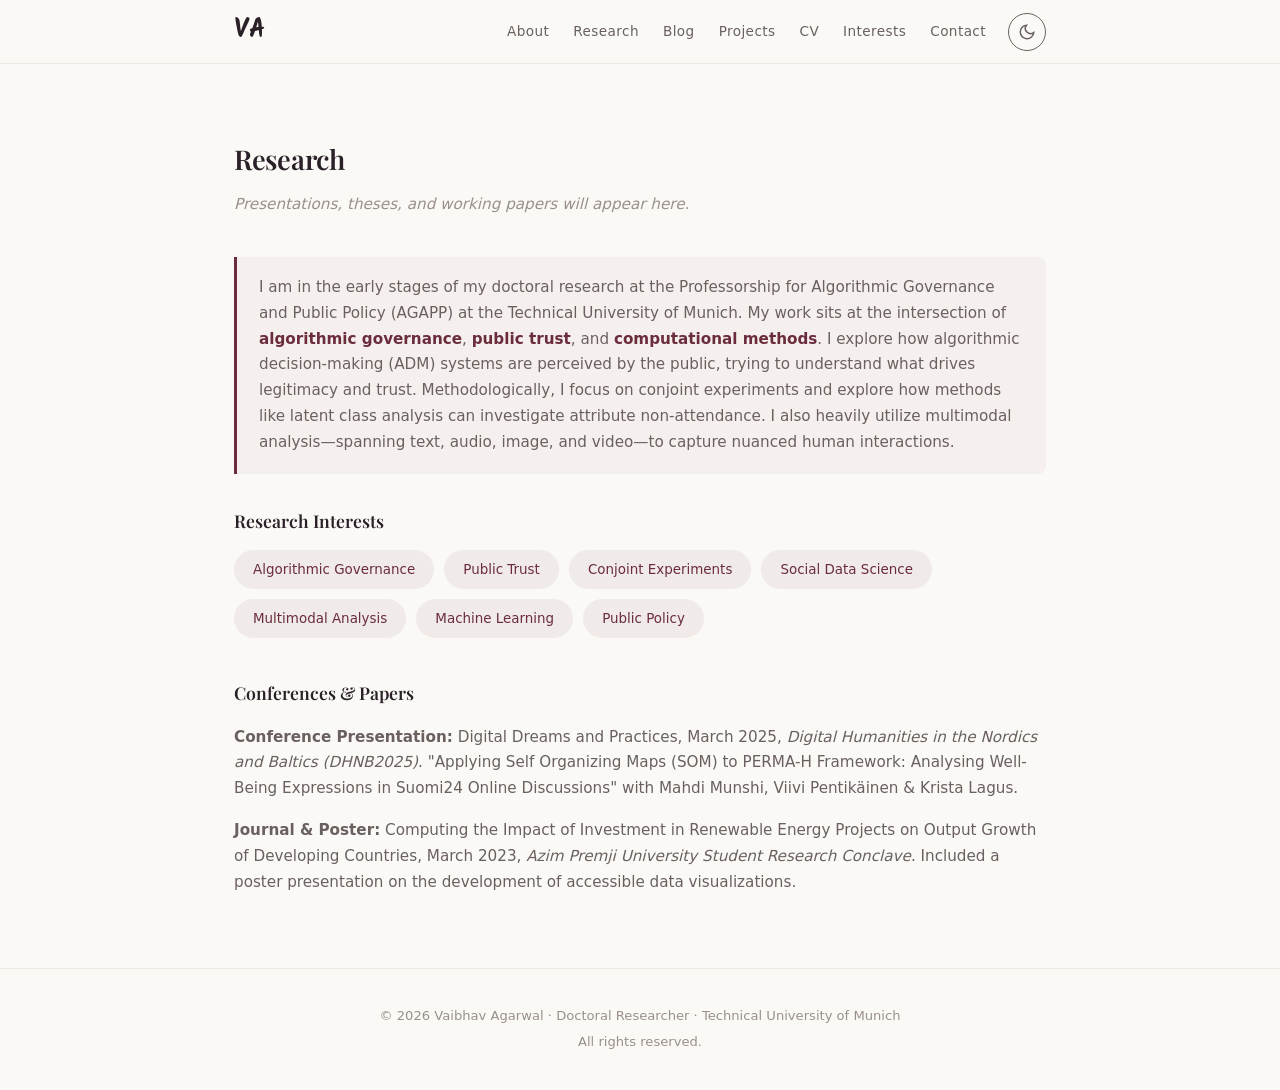
<file: research.html>
<!DOCTYPE html>
<html lang="en" data-theme="light">
<head>
    <meta charset="UTF-8">
    <meta name="viewport" content="width=device-width, initial-scale=1.0">
    <title>Research | Vaibhav Agarwal</title>
    <meta name="description" content="Research focus, publications, and conference presentations by Vaibhav Agarwal.">
    <link rel="icon" href="favicon.png" type="image/png">
    
    <link rel="preconnect" href="https://fonts.googleapis.com">
    <link rel="preconnect" href="https://fonts.gstatic.com" crossorigin>
    <link href="https://fonts.googleapis.com/css2?family=Playfair+Display:ital,wght@0,400;0,500;0,600;0,700;1,400;1,500&display=swap" rel="stylesheet">
    <link href="https://fonts.googleapis.com/css2?family=Kalam:wght@700&display=swap" rel="stylesheet">
    <link rel="stylesheet" href="style.css">
</head>
<body>

    <!-- ══════ NAVIGATION ══════ -->
    <nav>
        <div class="nav-inner">
            <a href="index.html" class="nav-name">VA</a>
            <div class="nav-right">
                <button class="nav-toggle" onclick="document.querySelector('.nav-links').classList.toggle('active')" aria-label="Toggle menu">
                    <span></span><span></span><span></span>
                </button>
                <ul class="nav-links">
                    <li><a href="index.html">About</a></li>
                    <li><a href="research.html">Research</a></li>
                    <li><a href="blog.html">Blog</a></li>
                    <li><a href="projects.html">Projects</a></li>
                    <li><a href="cv.html">CV</a></li>
                    <li><a href="interests.html">Interests</a></li>
                    <li><a href="contact.html">Contact</a></li>
                </ul>
                <button class="theme-toggle" onclick="toggleTheme()" aria-label="Toggle dark mode">
                    <svg class="sun" width="18" height="18" viewBox="0 0 24 24" fill="none" stroke="currentColor" stroke-width="2"><circle cx="12" cy="12" r="5"/><path d="M12 1v2M12 21v2M4.22 4.22l1.42 1.42M18.36 18.36l1.42 1.42M1 12h2M21 12h2M4.22 19.78l1.42-1.42M18.36 5.64l1.42-1.42"/></svg>
                    <svg class="moon" width="18" height="18" viewBox="0 0 24 24" fill="none" stroke="currentColor" stroke-width="2"><path d="M21 12.79A9 9 0 1111.21 3 7 7 0 0021 12.79z"/></svg>
                </button>
            </div>
        </div>
    </nav>

    <main>
        <!-- ══════ RESEARCH ══════ -->
        <section id="research">
            <h2 class="section-heading">Research</h2>
            <p class="section-subtitle">Presentations, theses, and working papers will appear here.</p>
            
            <div class="research-note">
                I am in the early stages of my doctoral research at the Professorship for Algorithmic Governance and Public Policy (AGAPP) at the Technical University of Munich. My work sits at the intersection of <em>algorithmic governance</em>,
                <em>public trust</em>, and <em>computational methods</em>. I explore how algorithmic decision-making (ADM) systems are perceived by the public, trying to understand what drives legitimacy and trust.
                Methodologically, I focus on conjoint experiments and explore how methods like latent class analysis can investigate attribute non-attendance. I also heavily utilize multimodal analysis—spanning text, audio, image, and video—to capture nuanced human interactions.
            </div>

            <div class="research-interests">
                <h3>Research Interests</h3>
                <div class="interest-tags">
                    <span class="tag">Algorithmic Governance</span>
                    <span class="tag">Public Trust</span>
                    <span class="tag">Conjoint Experiments</span>
                    <span class="tag">Social Data Science</span>
                    <span class="tag">Multimodal Analysis</span>
                    <span class="tag">Machine Learning</span>
                    <span class="tag">Public Policy</span>
                </div>
            </div>

            <div class="research-interests" style="margin-top: 40px;">
                <h3>Conferences & Papers</h3>
                <div style="margin-top: 16px;">
                    <p style="font-size: 0.95rem; color: var(--color-text-secondary); line-height: 1.7; margin-bottom: 16px;">
                        <strong>Conference Presentation:</strong> Digital Dreams and Practices, March 2025,
                        <em>Digital Humanities in the Nordics and Baltics (DHNB2025)</em>. "Applying Self Organizing Maps (SOM) to PERMA-H Framework: Analysing Well-Being Expressions in Suomi24 Online Discussions" with Mahdi Munshi, Viivi Pentikäinen & Krista Lagus.
                    </p>
                    <p style="font-size: 0.95rem; color: var(--color-text-secondary); line-height: 1.7;">
                        <strong>Journal & Poster:</strong> Computing the Impact of Investment in Renewable Energy Projects on Output Growth of Developing Countries,
                        March 2023, <em>Azim Premji University Student Research Conclave</em>. Included a poster presentation on the development of accessible data visualizations.
                    </p>
                </div>
            </div>
            
        </section>
    </main>

    <!-- ══════ FOOTER ══════ -->
    <footer>
        <p>&copy; 2026 Vaibhav Agarwal · Doctoral Researcher · <a href="https://www.tum.de/" target="_blank">Technical University of Munich</a></p>
        <p style="margin-top: 4px;">All rights reserved.</p>
    </footer>

    <script src="script.js"></script>
</body>
</html>
</file>
<file: style.css>
/* ═══════════════════════════════════════
   THEME VARIABLES
═══════════════════════════════════════ */
:root {
    --font-display: 'Playfair Display', Georgia, serif;
    --font-body: -apple-system, BlinkMacSystemFont, 'Segoe UI', system-ui, sans-serif;
    --max-width: 860px;
    --nav-height: 64px;
    --radius: 12px;
    --radius-sm: 8px;
    --transition: 0.3s ease;
}

[data-theme="light"] {
    --color-bg: #FBF9F5;
    --color-bg-alt: #F0EBE3;
    --color-surface: #FFFFFF;
    --color-text: #2A2028;
    --color-text-secondary: #6A6060;
    --color-text-light: #9A908A;
    --color-accent: #6B2D3E;
    --color-accent-hover: #552435;
    --color-accent-light: rgba(107, 45, 62, 0.07);
    --color-accent-secondary: #8B6F4E;
    --color-border: #DDD8CE;
    --color-border-light: #EDE8DF;
    --color-warm-glow: rgba(107, 45, 62, 0.04);
    --color-card-shadow: rgba(42, 32, 40, 0.06);
    --color-nav-bg: rgba(251, 249, 245, 0.92);
    --icon-sun-display: none;
    --icon-moon-display: block;
}

[data-theme="dark"] {
    --color-bg: #1C1418;
    --color-bg-alt: #241C20;
    --color-surface: #2E2428;
    --color-text: #E2D8D4;
    --color-text-secondary: #B0A8A4;
    --color-text-light: #7A7070;
    --color-accent: #C47A8A;
    --color-accent-hover: #D4909E;
    --color-accent-light: rgba(196, 122, 138, 0.1);
    --color-accent-secondary: #B8976A;
    --color-border: #3A3034;
    --color-border-light: #2E2428;
    --color-warm-glow: rgba(196, 122, 138, 0.05);
    --color-card-shadow: rgba(0, 0, 0, 0.2);
    --color-nav-bg: rgba(28, 20, 24, 0.92);
    --icon-sun-display: block;
    --icon-moon-display: none;
}

/* ═══════════════════════════════════════
   RESET & BASE
═══════════════════════════════════════ */
*, *::before, *::after { margin: 0; padding: 0; box-sizing: border-box; }

html {
    scroll-behavior: smooth;
    scroll-padding-top: calc(var(--nav-height) + 32px);
}

body {
    font-family: var(--font-body);
    font-size: 16.5px;
    line-height: 1.72;
    color: var(--color-text);
    background: var(--color-bg);
    -webkit-font-smoothing: antialiased;
    transition: background var(--transition), color var(--transition);
}

::selection {
    background: var(--color-accent-light);
    color: var(--color-accent);
}

a {
    color: var(--color-accent);
    text-decoration: none;
    transition: color 0.2s ease;
}
a:hover { color: var(--color-accent-hover); }
img { max-width: 100%; display: block; }

/* ═══════════════════════════════════════
   NAVIGATION
═══════════════════════════════════════ */
nav {
    position: sticky;
    top: 0;
    z-index: 100;
    background: var(--color-nav-bg);
    backdrop-filter: blur(14px);
    -webkit-backdrop-filter: blur(14px);
    border-bottom: 1px solid var(--color-border-light);
    height: var(--nav-height);
    transition: background var(--transition);
}

.nav-inner {
    max-width: var(--max-width);
    margin: 0 auto;
    padding: 0 24px;
    height: 100%;
    display: flex;
    align-items: center;
    justify-content: space-between;
}

.nav-name {
    font-family: 'Kalam', cursive;
    font-size: 1.6rem;
    font-weight: 700;
    color: var(--color-text);
    letter-spacing: 0.02em;
}

.nav-right {
    display: flex;
    align-items: center;
    gap: 6px;
}

.nav-links {
    display: flex;
    gap: 24px;
    list-style: none;
    margin-right: 16px;
}

.nav-links a {
    font-size: 0.85rem;
    font-weight: 500;
    color: var(--color-text-secondary);
    letter-spacing: 0.03em;
    text-transform: none;
    position: relative;
    transition: color 0.2s;
}

.nav-links a::after {
    content: '';
    position: absolute;
    bottom: -4px;
    left: 0;
    width: 0;
    height: 2px;
    background: var(--color-accent);
    transition: width 0.3s ease;
    border-radius: 1px;
}

.nav-links a:hover { color: var(--color-accent); }
.nav-links a:hover::after { width: 100%; }

.theme-toggle {
    background: transparent;
    border: 1px solid var(--color-text-secondary);
    border-radius: 50%;
    width: 38px;
    height: 38px;
    display: flex;
    align-items: center;
    justify-content: center;
    cursor: pointer;
    transition: all 0.2s;
    flex-shrink: 0;
}

.theme-toggle:hover {
    border-color: var(--color-accent);
    background: var(--color-accent-light);
    color: var(--color-accent);
}

.theme-toggle .sun { display: var(--icon-sun-display); color: var(--color-text-secondary); }
.theme-toggle .moon { display: var(--icon-moon-display); color: var(--color-text-secondary); }

.nav-toggle {
    display: none;
    background: none;
    border: none;
    cursor: pointer;
    padding: 8px;
}

.nav-toggle span {
    display: block;
    width: 22px;
    height: 2px;
    background: var(--color-text);
    margin: 5px 0;
    transition: all 0.3s ease;
}

/* ═══════════════════════════════════════
   LAYOUT
═══════════════════════════════════════ */
main {
    max-width: var(--max-width);
    margin: 0 auto;
    padding: 0 24px;
}

section { padding: 72px 0; }
section + section { border-top: 1px solid var(--color-border-light); }

.section-heading {
    font-family: var(--font-display);
    font-size: 1.7rem;
    font-weight: 600;
    margin-bottom: 8px;
    letter-spacing: -0.01em;
}

.section-subtitle {
    font-size: 0.95rem;
    color: var(--color-text-light);
    margin-bottom: 40px;
    font-style: italic;
}

/* ═══════════════════════════════════════
   HERO / ABOUT
═══════════════════════════════════════ */
.hero {
    display: grid;
    grid-template-columns: 250px 1fr;
    gap: 48px;
    align-items: start;
    padding-top: 80px;
}

.hero-photo-wrapper { position: relative; }

.hero-photo {
    width: 250px;
    height: 300px;
    border-radius: var(--radius);
    object-fit: cover;
    object-position: center 20%;
    position: relative;
    z-index: 1;
    box-shadow: 0 12px 40px var(--color-card-shadow);
}

.hero-text h1 {
    font-family: var(--font-display);
    font-size: 2.4rem;
    font-weight: 700;
    letter-spacing: -0.02em;
    line-height: 1.15;
    margin-bottom: 6px;
}

.hero-affiliation {
    font-size: 1.05rem;
    color: var(--color-text-secondary);
    margin-bottom: 24px;
}

.hero-affiliation strong {
    color: var(--color-accent);
    font-weight: 600;
}

.hero-greeting {
    font-family: var(--font-display);
    font-size: 1.15rem;
    font-style: italic;
    color: var(--color-accent);
    margin-bottom: 16px;
    opacity: 0.85;
}

.hero-bio {
    color: var(--color-text-secondary);
    font-size: 1rem;
    line-height: 1.8;
    margin-bottom: 12px;
}

.hero-bio-personal {
    background: var(--color-warm-glow);
    border-left: 3px solid var(--color-accent);
    padding: 14px 18px;
    border-radius: 0 var(--radius-sm) var(--radius-sm) 0;
    margin: 20px 0 24px;
    font-size: 0.95rem;
    color: var(--color-text-secondary);
    line-height: 1.7;
}

.hero-links { display: flex; gap: 12px; flex-wrap: wrap; }

.hero-link {
    display: inline-flex;
    align-items: center;
    gap: 7px;
    font-size: 0.85rem;
    font-weight: 500;
    color: var(--color-text-secondary);
    padding: 7px 16px;
    border: 1px solid var(--color-border);
    border-radius: 24px;
    transition: all 0.2s ease;
}

.hero-link:hover {
    color: var(--color-accent);
    border-color: var(--color-accent);
    background: var(--color-accent-light);
}

.hero-link svg, .hero-link i { width: 15px; height: 15px; flex-shrink: 0; }

/* ═══════════════════════════════════════
   RESEARCH
═══════════════════════════════════════ */
.research-note {
    background: var(--color-warm-glow);
    border-left: 3px solid var(--color-accent);
    padding: 18px 22px;
    border-radius: 0 var(--radius-sm) var(--radius-sm) 0;
    font-size: 0.95rem;
    color: var(--color-text-secondary);
    line-height: 1.7;
}

.research-note em { color: var(--color-accent); font-style: normal; font-weight: 600; }
.research-interests { margin-top: 32px; }

.research-interests h3 {
    font-family: var(--font-display);
    font-size: 1.1rem;
    font-weight: 600;
    margin-bottom: 14px;
}

.interest-tags { display: flex; flex-wrap: wrap; gap: 10px; }

.tag {
    padding: 7px 18px;
    font-size: 0.84rem;
    font-weight: 500;
    color: var(--color-accent);
    background: var(--color-accent-light);
    border-radius: 24px;
    border: 1px solid transparent;
    transition: all 0.2s;
}

.tag:hover { border-color: var(--color-accent); }

/* ═══════════════════════════════════════
   PROJECTS
═══════════════════════════════════════ */
.projects-grid { display: grid; grid-template-columns: 1fr 1fr; gap: 20px; }

.project-card {
    background: var(--color-surface);
    border: 1px solid var(--color-border);
    border-radius: var(--radius);
    padding: 26px;
    transition: all 0.25s ease;
    position: relative;
    overflow: hidden;
}

.project-card::before {
    content: '';
    position: absolute;
    top: 0; left: 0; right: 0;
    height: 3px;
    background: linear-gradient(90deg, var(--color-accent), var(--color-accent-secondary));
    opacity: 0;
    transition: opacity 0.3s;
}

.project-card:hover {
    border-color: var(--color-accent);
    box-shadow: 0 6px 24px var(--color-card-shadow);
    transform: translateY(-3px);
}

.project-card:hover::before { opacity: 1; }

.project-label {
    font-size: 0.73rem;
    text-transform: uppercase;
    letter-spacing: 0.08em;
    font-weight: 600;
    color: var(--color-accent);
    margin-bottom: 8px;
}

.project-card h3 {
    font-family: var(--font-display);
    font-size: 1.05rem;
    font-weight: 600;
    margin-bottom: 10px;
    line-height: 1.4;
}

.project-card p {
    font-size: 0.9rem;
    color: var(--color-text-secondary);
    line-height: 1.65;
    margin-bottom: 14px;
}

.project-tools { display: flex; flex-wrap: wrap; gap: 6px; }

.project-tools span {
    font-size: 0.73rem;
    padding: 3px 10px;
    border-radius: 4px;
    background: var(--color-bg-alt);
    color: var(--color-text-light);
    font-weight: 500;
}

.project-link {
    display: inline-flex;
    align-items: center;
    gap: 4px;
    font-size: 0.85rem;
    font-weight: 600;
    margin-top: 12px;
}

.projects-see-all {
    margin-top: 32px;
    text-align: center;
}

.projects-see-all-link {
    font-weight: 600;
    font-size: 0.95rem;
    color: var(--color-accent);
    transition: color 0.2s;
}

.projects-see-all-link:hover {
    color: var(--color-accent-hover);
}

/* ═══════════════════════════════════════
   CV — Timeline style
═══════════════════════════════════════ */
.cv-section-label {
    font-family: var(--font-display);
    font-size: 1.15rem;
    font-weight: 600;
    margin-bottom: 24px;
    display: flex;
    align-items: center;
    gap: 10px;
}

.cv-section-label::after {
    content: '';
    flex: 1;
    height: 1px;
    background: var(--color-border);
}

/* Stacked CV layout */
.cv-group {
    display: grid;
    grid-template-columns: 120px 1fr;
    gap: 0;
}

.cv-category-label {
    font-family: var(--font-display);
    font-size: 0.95rem;
    font-weight: 500;
    color: var(--color-text-light);
    padding-top: 6px;
    padding-right: 24px;
    text-align: right;
    letter-spacing: -0.01em;
}

.cv-entries {
    border-left: 1.5px solid var(--color-border);
    padding-left: 0;
    padding-bottom: 40px;
}

.cv-group:last-child .cv-entries {
    padding-bottom: 8px;
}

.cv-item.collapsible {
    position: relative;
    padding-left: 28px;
}

.cv-item.collapsible::before {
    content: '';
    position: absolute;
    left: -4.5px;
    top: 14px;
    width: 8px;
    height: 8px;
    border-radius: 50%;
    background: var(--color-bg);
    border: 2px solid var(--color-border);
    transition: border-color 0.2s, background 0.2s;
}

.cv-item.collapsible:hover::before {
    border-color: var(--color-accent);
    background: var(--color-accent-light);
}

.cv-item {
    display: grid;
    grid-template-columns: 56px 1fr;
    gap: 20px;
    margin-bottom: 28px;
    align-items: start;
}

.cv-logo-wrapper {
    width: 52px;
    height: 52px;
    border-radius: 50%;
    overflow: hidden;
    flex-shrink: 0;
    background: #fff;
    border: 1px solid var(--color-border);
    display: flex;
    align-items: center;
    justify-content: center;
}

.cv-logo-wrapper img {
    width: 100%;
    height: 100%;
    object-fit: cover;
}

/* For logos that have too much whitespace and need padding (e.g., KOF, CP) */
.cv-logo-wrapper.logo-padded img {
    width: 75%;
    height: 75%;
    object-fit: contain;
}

/* Fine-tune vertical position for specific logos */
.cv-logo-wrapper.logo-nudge-up img {
    object-position: center 35%;
}

.cv-logo-placeholder {
    font-size: 1.2rem;
    font-weight: 700;
    color: var(--color-accent);
    font-family: var(--font-display);
}

.cv-details h4 { font-size: 1rem; font-weight: 600; margin-bottom: 2px; line-height: 1.3; }
.cv-details .cv-place { color: var(--color-accent); font-size: 0.9rem; font-weight: 500; }
.cv-details .cv-location { color: var(--color-text-light); font-size: 0.85rem; }
.cv-details .cv-date { font-size: 0.82rem; color: var(--color-text-light); margin-top: 2px; }
.cv-details .cv-description { font-size: 0.88rem; color: var(--color-text-secondary); margin-top: 6px; line-height: 1.6; }

.cv-columns {
    display: flex;
    flex-direction: column;
    gap: 0;
}

.btn {
    display: inline-flex;
    align-items: center;
    gap: 8px;
    padding: 11px 26px;
    font-size: 0.9rem;
    font-weight: 600;
    font-family: var(--font-body);
    color: #fff;
    background: var(--color-accent);
    border: none;
    border-radius: 28px;
    cursor: pointer;
    transition: all 0.2s ease;
    text-decoration: none;
}

.btn:hover {
    background: var(--color-accent-hover);
    color: #fff;
    transform: translateY(-1px);
    box-shadow: 0 6px 16px rgba(107, 45, 62, 0.25);
}

.cv-download {
    margin-top: 36px;
    text-align: right;
}

/* Collapsible CV items */
.cv-item.collapsible {
    grid-template-columns: 56px 1fr;
    gap: 20px;
    margin-bottom: 22px;
    padding-bottom: 22px;
    border-bottom: 1px solid var(--color-border-light);
}

.cv-main {
    min-width: 0;
}

.cv-summary {
    display: flex;
    justify-content: space-between;
    align-items: flex-start;
    gap: 16px;
    cursor: pointer;
}

.cv-toggle {
    width: 34px;
    height: 34px;
    border: 1px solid var(--color-border);
    border-radius: 10px;
    background: var(--color-surface);
    color: var(--color-text-secondary);
    display: flex;
    align-items: center;
    justify-content: center;
    flex-shrink: 0;
    cursor: pointer;
    transition: all 0.2s ease;
    padding: 0;
    margin-top: 2px;
}

.cv-toggle:hover {
    border-color: var(--color-accent);
    color: var(--color-accent);
    background: var(--color-accent-light);
}

.cv-toggle svg {
    transition: transform 0.25s ease;
}

.cv-item.open .cv-toggle svg {
    transform: rotate(180deg);
}

.cv-extra {
    display: none;
    margin-top: 12px;
    padding-right: 48px;
    color: var(--color-text-secondary);
    font-size: 0.9rem;
    line-height: 1.7;
}

.cv-item.open .cv-extra {
    display: block;
}

.cv-details .cv-location {
    display: inline;
}

.cv-details .cv-location::after {
    content: ' · ';
}

.cv-details .cv-date {
    display: inline;
    margin-top: 0;
}

.cv-extra p {
    margin-bottom: 8px;
}

.cv-extra ul {
    margin: 8px 0 0 18px;
    padding: 0;
}

.cv-extra li {
    margin-bottom: 6px;
}

@media (max-width: 768px) {
    .cv-extra {
        padding-right: 0;
    }

    .cv-toggle {
        width: 32px;
        height: 32px;
    }
}


/* ═══════════════════════════════════════
   INTERESTS 
═══════════════════════════════════════ */
.interests-intro {
    font-size: 1rem;
    color: var(--color-text-secondary);
    line-height: 1.8;
    margin-bottom: 40px;
    max-width: none;
}

.interests-gateway {
    display: grid;
    grid-template-columns: repeat(5, 1fr);
    gap: 20px;
}

.interest-tile {
    text-align: center;
    text-decoration: none;
    color: var(--color-text);
    transition: transform 0.3s ease;
}

.interest-tile:hover { transform: translateY(-6px); }
.interest-tile:hover .interest-tile-img { box-shadow: 0 12px 32px var(--color-card-shadow); }

.interest-tile-img {
    width: 100%;
    aspect-ratio: 1;
    object-fit: cover;
    border-radius: var(--radius);
    box-shadow: 0 4px 16px var(--color-card-shadow);
    transition: box-shadow 0.3s ease;
    margin-bottom: 12px;
}

.interest-tile-label {
    font-family: var(--font-display);
    font-size: 1rem;
    font-weight: 500;
    color: var(--color-text);
    letter-spacing: -0.01em;
}

/* ═══════════════════════════════════════
   CONTACT
═══════════════════════════════════════ */
.contact-content { display: grid; grid-template-columns: 1fr 1fr; gap: 48px; }

.contact-info p {
    font-size: 0.95rem;
    color: var(--color-text-secondary);
    margin-bottom: 24px;
    line-height: 1.7;
}

.contact-detail {
    display: flex;
    align-items: flex-start;
    gap: 14px;
    margin-bottom: 18px;
}

.contact-icon {
    width: 40px;
    height: 40px;
    border-radius: 50%;
    background: var(--color-accent-light);
    display: flex;
    align-items: center;
    justify-content: center;
    flex-shrink: 0;
}

.contact-icon svg { width: 18px; height: 18px; color: var(--color-accent); }
.contact-detail-label { font-weight: 600; font-size: 0.8rem; text-transform: uppercase; letter-spacing: 0.06em; color: var(--color-text-light); margin-bottom: 2px; }
.contact-detail-text { font-size: 0.92rem; }

.contact-map {
    background: var(--color-surface);
    border: 1px solid var(--color-border);
    border-radius: var(--radius);
    overflow: hidden;
    height: 280px;
}

.contact-map iframe { width: 100%; height: 100%; border: 0; filter: saturate(0.85); }
[data-theme="dark"] .contact-map iframe { filter: invert(0.9) hue-rotate(180deg) saturate(0.5); }

/* ═══════════════════════════════════════
   SUBPAGE STYLES (reading, music, etc.)
═══════════════════════════════════════ */
.subpage-header {
    padding: 48px 0 24px;
}

.breadcrumb {
    font-size: 0.85rem;
    color: var(--color-text-light);
    margin-bottom: 16px;
}

.breadcrumb a { color: var(--color-text-light); }
.breadcrumb a:hover { color: var(--color-accent); }

.subpage-header h1 {
    font-family: var(--font-display);
    font-size: 2rem;
    font-weight: 600;
    margin-bottom: 4px;
}

.subpage-header .subpage-quote {
    font-style: italic;
    color: var(--color-text-light);
    font-size: 1rem;
    margin-top: 8px;
}

.subpage-body {
    padding: 0 0 72px;
}

.subpage-body p {
    font-size: 1rem;
    color: var(--color-text-secondary);
    line-height: 1.8;
    margin-bottom: 20px;
}

.method-groups {
    display: flex;
    flex-direction: column;
    gap: 20px;
    margin: 20px 0;
}

.method-group-title {
    font-size: 0.78rem;
    text-transform: uppercase;
    letter-spacing: 0.06em;
    color: var(--color-text-light);
    margin-bottom: 10px;
    font-weight: 600;
}

.method-group .method-tags {
    margin: 0;
}

/* Book grid for reading page */
.book-shelf-label {
    font-family: var(--font-display);
    font-size: 1.15rem;
    font-weight: 600;
    margin: 36px 0 18px;
    display: flex;
    align-items: center;
    gap: 10px;
}

.book-shelf-label::after {
    content: '';
    flex: 1;
    height: 1px;
    background: var(--color-border);
}

.book-grid {
    display: grid;
    grid-template-columns: repeat(auto-fill, minmax(120px, 1fr));
    gap: 20px;
}

.book-card {
    text-align: center;
    text-decoration: none;
    color: var(--color-text);
}

.book-cover {
    width: 100%;
    aspect-ratio: 2/3;
    object-fit: cover;
    border-radius: 6px;
    box-shadow: 0 4px 14px var(--color-card-shadow);
    margin-bottom: 8px;
    transition: transform 0.2s, box-shadow 0.2s;
}

.book-card:hover .book-cover {
    transform: scale(1.04);
    box-shadow: 0 8px 24px var(--color-card-shadow);
}

.book-title { font-size: 0.8rem; font-weight: 600; line-height: 1.3; }
.book-author { font-size: 0.72rem; color: var(--color-text-light); }

/* Photo gallery for travel */
.photo-gallery {
    display: grid;
    grid-template-columns: repeat(3, 1fr);
    gap: 12px;
    margin-top: 24px;
}

.photo-gallery img {
    width: 100%;
    aspect-ratio: 4/3;
    object-fit: cover;
    border-radius: var(--radius-sm);
    transition: transform 0.2s;
    box-shadow: 0 2px 10px var(--color-card-shadow);
}

.photo-gallery img:hover { transform: scale(1.03); }

.photo-caption {
    font-size: 0.8rem;
    color: var(--color-text-light);
    text-align: center;
    margin-top: 4px;
}

/* Spotify embed */
.spotify-embed {
    margin-top: 20px;
    border-radius: var(--radius);
    overflow: hidden;
    max-width: 500px;
}

/* ═══════════════════════════════════════
   FOOTER
═══════════════════════════════════════ */
footer {
    border-top: 1px solid var(--color-border-light);
    padding: 36px 24px;
    text-align: center;
    font-size: 0.82rem;
    color: var(--color-text-light);
}

footer a { color: var(--color-text-light); }
footer a:hover { color: var(--color-accent); }

/* ═══════════════════════════════════════
   ANIMATIONS
═══════════════════════════════════════ */
@keyframes fadeInUp {
    from { opacity: 0; transform: translateY(24px); }
    to { opacity: 1; transform: translateY(0); }
}

.hero { animation: fadeInUp 0.7s ease-out; }
.subpage-header { animation: fadeInUp 0.6s ease-out; }

.email-dropdown {
    display: none;
    position: absolute;
    top: calc(100% + 8px);
    left: 0;
    background: var(--color-surface);
    border: 1px solid var(--color-border);
    border-radius: var(--radius-sm);
    box-shadow: 0 8px 24px var(--color-card-shadow);
    min-width: 260px;
    z-index: 200;
    overflow: hidden;
}

.email-dropdown.open { display: block; }

.email-dropdown a {
    display: flex;
    align-items: center;
    gap: 10px;
    padding: 12px 16px;
    font-size: 0.85rem;
    color: var(--color-text);
    transition: background 0.15s;
}

.email-dropdown a:hover { background: var(--color-accent-light); color: var(--color-accent); }

/* ═══════════════════════════════════════
   RESPONSIVE
═══════════════════════════════════════ */
@media (max-width: 768px) {
    .hero { grid-template-columns: 1fr; gap: 28px; text-align: center; padding-top: 48px; }
    .hero-photo-wrapper { margin: 0 auto; }
    .hero-photo { width: 200px; height: 240px; }
    .hero-photo-wrapper::before { display: none; }
    .hero-links { justify-content: center; }
    .hero-text h1 { font-size: 1.9rem; }

    .nav-links {
        display: none;
        position: absolute;
        top: var(--nav-height);
        left: 0; right: 0;
        background: var(--color-bg);
        flex-direction: column;
        padding: 16px 24px;
        gap: 16px;
        border-bottom: 1px solid var(--color-border);
        box-shadow: 0 8px 24px var(--color-card-shadow);
    }
    .nav-links.active { display: flex; }
    .nav-toggle { display: block; }

.cv-group {
    grid-template-columns: 1fr;
}

.cv-download {
    text-align: center;
}

.cv-category-label {
    text-align: left;
    padding: 0 0 12px 0;
    font-size: 1rem;
    font-weight: 600;
    color: var(--color-text-secondary);
}

.cv-entries {
    margin-left: 8px;
}

.cv-item.collapsible {
    padding-left: 20px;
}
   
    .projects-grid { grid-template-columns: 1fr; }
    .interests-gateway { grid-template-columns: repeat(3, 1fr); }
    .contact-content { grid-template-columns: 1fr; gap: 28px; }
    .photo-gallery { grid-template-columns: repeat(2, 1fr); }
    section { padding: 52px 0; }
}

@media (max-width: 480px) {
    .interests-gateway { grid-template-columns: repeat(2, 1fr); }
    .photo-gallery { grid-template-columns: 1fr; }
    .book-grid { grid-template-columns: repeat(auto-fill, minmax(100px, 1fr)); }
}











/* ═══════════════════════════════════════
   BLOG & CALENDAR STYLES
═══════════════════════════════════════ */
.theme-filters {
    display: flex;
    flex-wrap: wrap;
    gap: 10px;
    margin-bottom: 32px;
    padding-bottom: 24px;
    border-bottom: 1px solid var(--color-border-light);
}

.theme-btn {
    background: var(--color-surface);
    border: 1px solid var(--color-border);
    color: var(--color-text-secondary);
    padding: 6px 16px;
    border-radius: 20px;
    font-size: 0.85rem;
    font-weight: 500;
    cursor: pointer;
    transition: all 0.2s ease;
}

.theme-btn:hover {
    border-color: var(--color-accent);
    color: var(--color-accent);
}

.theme-btn.active {
    background: var(--color-accent);
    border-color: var(--color-accent);
    color: #fff;
}

/* 12-Month Calendar Grid */
.yearly-calendar-wrapper {
    margin-bottom: 48px;
}

.calendar-header {
    font-family: var(--font-display);
    font-size: 1.1rem;
    font-weight: 600;
    margin-bottom: 16px;
    color: var(--color-text);
}

.yearly-calendar {
    display: grid;
    grid-template-columns: repeat(auto-fill, minmax(140px, 1fr));
    gap: 16px;
}

.month-container {
    background: var(--color-surface);
    border: 1px solid var(--color-border);
    border-radius: var(--radius-sm);
    padding: 12px;
}

.month-name {
    font-size: 0.75rem;
    text-transform: uppercase;
    letter-spacing: 0.05em;
    font-weight: 600;
    margin-bottom: 8px;
    color: var(--color-text-light);
    text-align: center;
}

.days-grid {
    display: grid;
    grid-template-columns: repeat(7, 1fr);
    gap: 3px;
}

.day-cell {
    aspect-ratio: 1;
    background: var(--color-bg-alt);
    border-radius: 2px;
    font-size: 0.5rem;
    display: flex;
    align-items: center;
    justify-content: center;
    color: transparent; /* Hide numbers for a clean heatmap look */
    transition: background 0.3s;
}

.day-cell.has-post {
    background: var(--color-accent);
    box-shadow: 0 0 4px var(--color-accent-light);
    cursor: pointer;
}

.day-cell.has-post:hover {
    background: var(--color-accent-hover);
    transform: scale(1.2);
}

/* Hide posts when filtered out */
.project-card.hidden {
    display: none;
}
</file>
